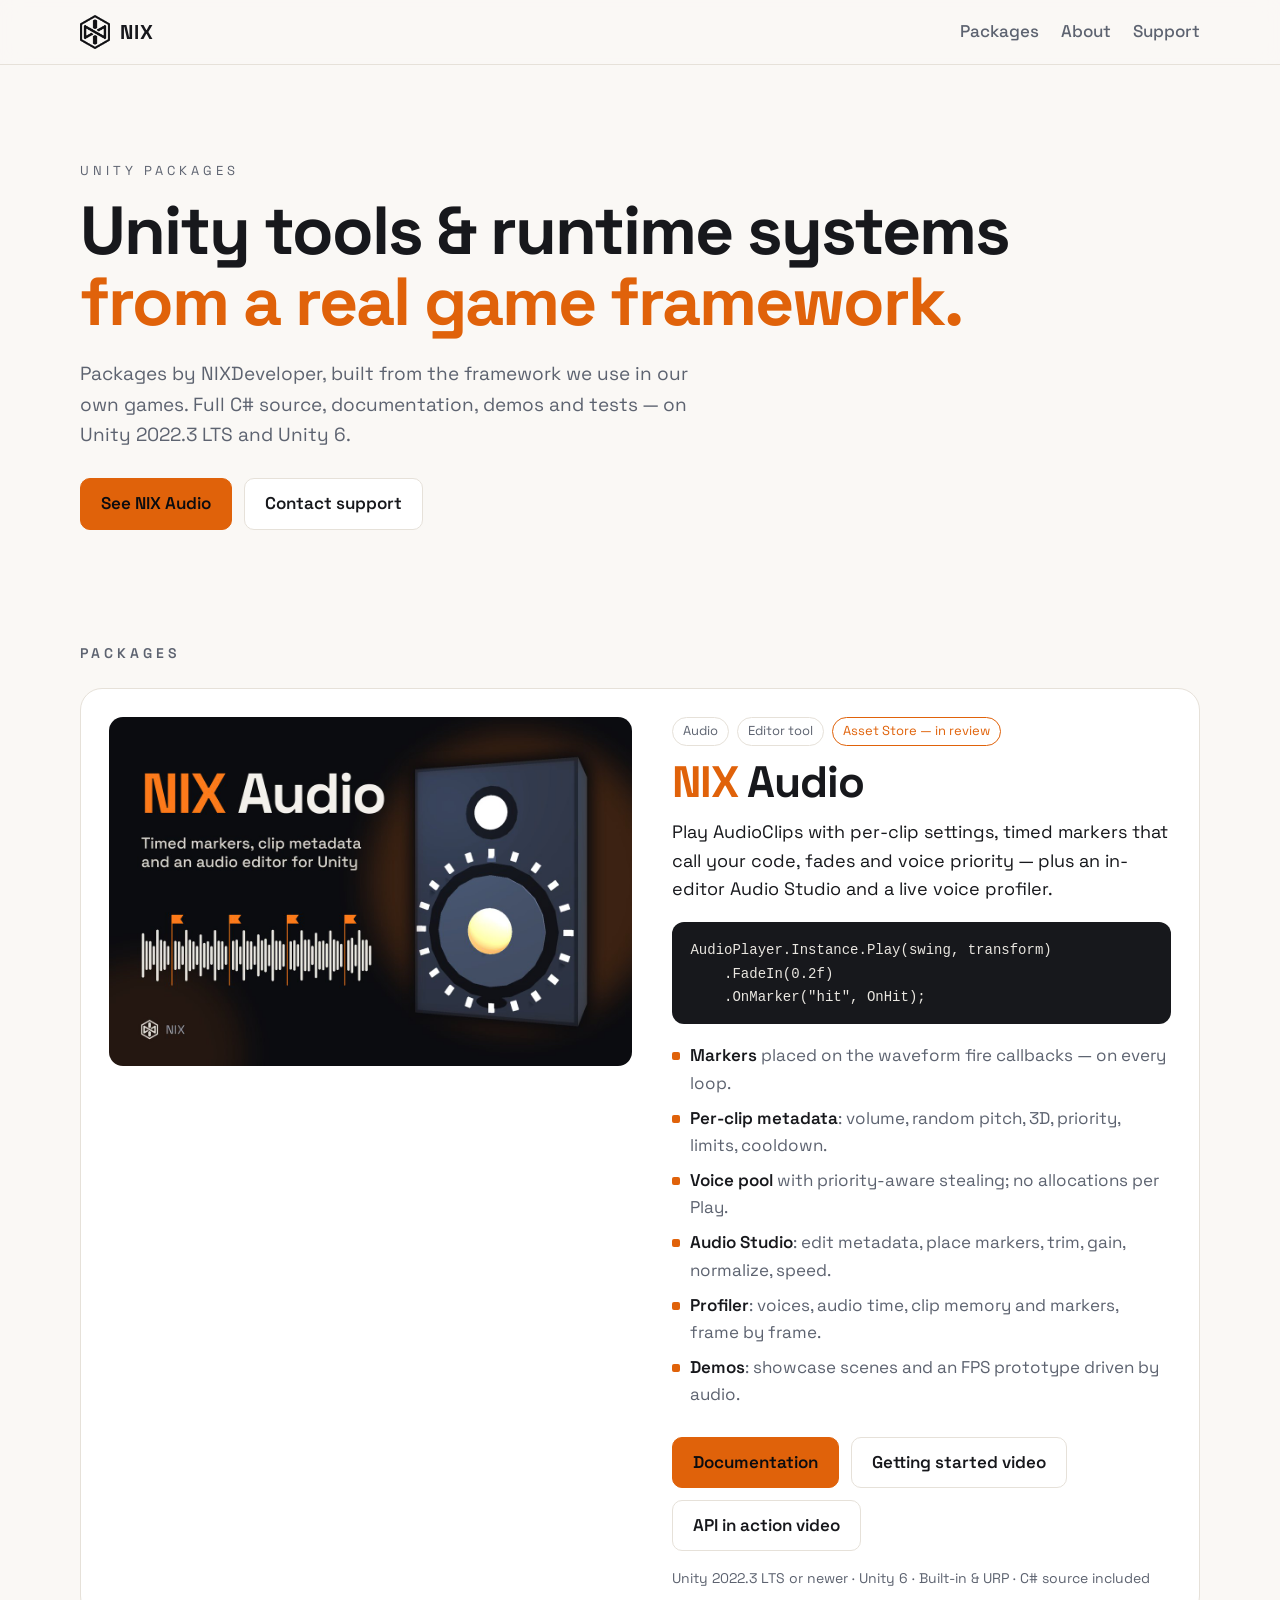
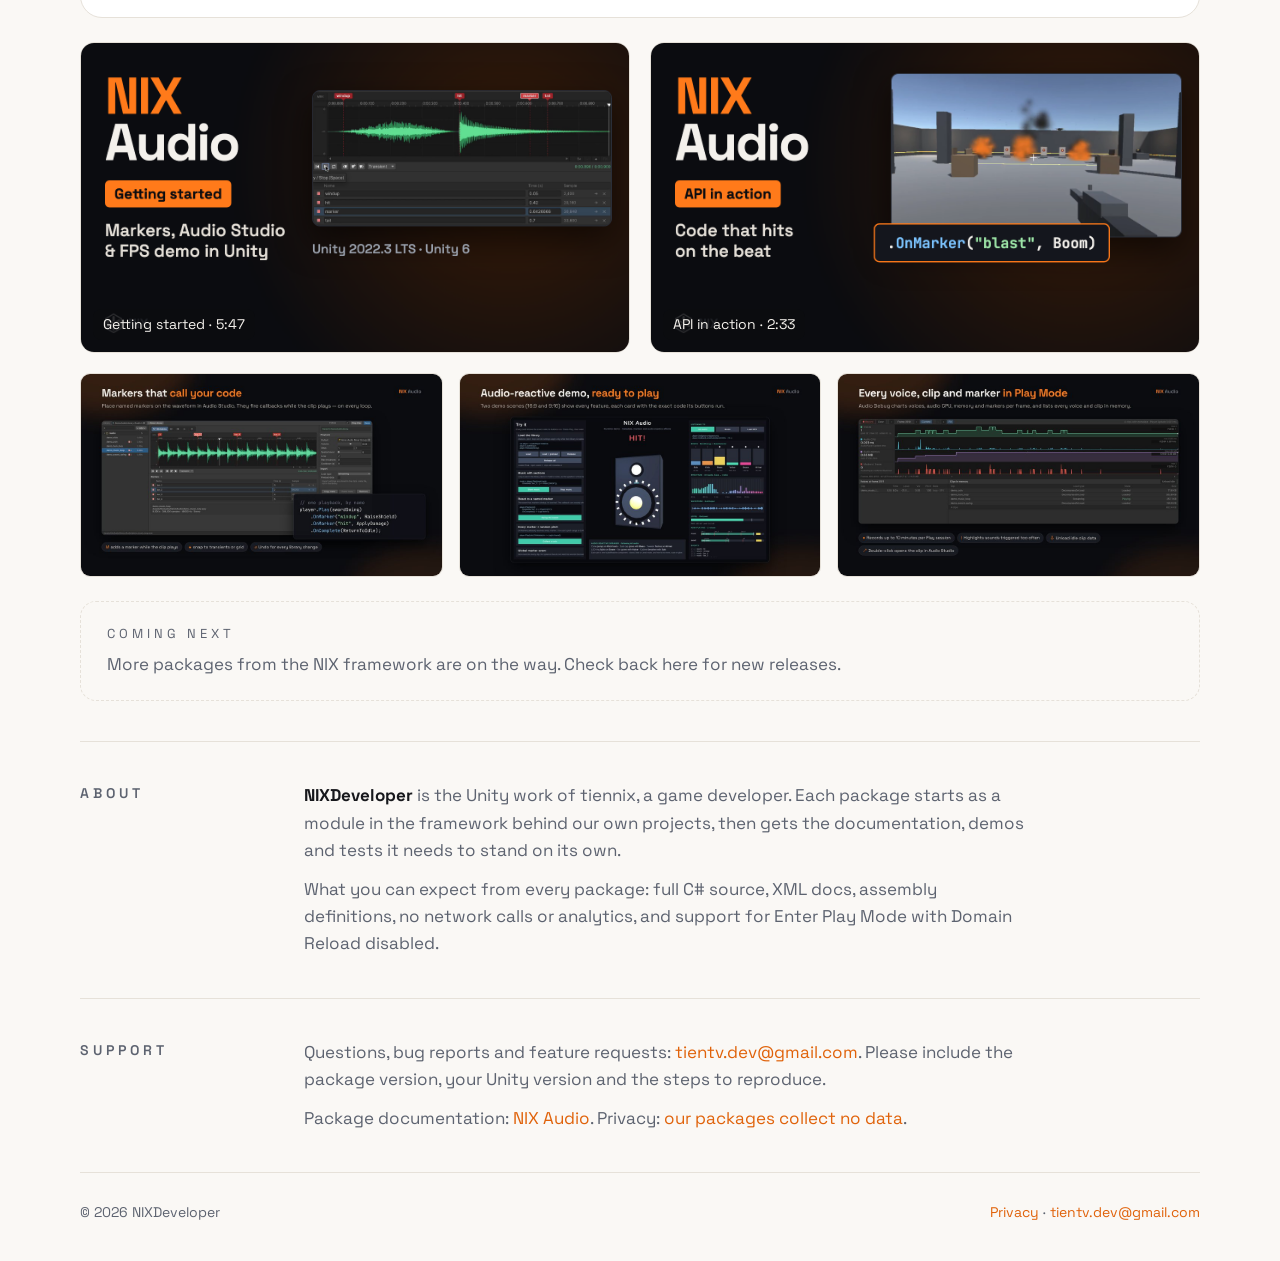
<file: index.html>
<!doctype html>
<html lang="en">
<head>
<meta charset="utf-8">
<meta name="viewport" content="width=device-width, initial-scale=1">
<title>NIXDeveloper — Unity Packages</title>
<meta name="description" content="Unity editor tools and runtime systems by NIXDeveloper, starting with NIX Audio.">
<meta property="og:title" content="NIXDeveloper — Unity Packages">
<meta property="og:description" content="Unity editor tools and runtime systems from a real game framework, by NIXDeveloper.">
<meta property="og:image" content="https://tiennix.github.io/nix-unity-packages/assets/nix-audio/social.jpg">
<meta property="og:type" content="website">
<link rel="icon" href="assets/favicon.png">
<link rel="apple-touch-icon" href="assets/apple-touch-icon.png">
<link rel="preconnect" href="https://fonts.googleapis.com">
<link href="https://fonts.googleapis.com/css2?family=JetBrains+Mono:wght@500&family=Space+Grotesk:wght@400;500;600;700&display=swap" rel="stylesheet">
<link rel="stylesheet" href="style.css">
</head>
<body>
<header class="top">
  <div class="wrap top-row">
    <a class="brand" href="./"><span class="logo" role="img" aria-label="NIX logo"></span><span>NIX</span></a>
    <nav>
      <a href="#packages">Packages</a>
      <a href="#about">About</a>
      <a href="#support">Support</a>
    </nav>
  </div>
</header>

<main>
  <section class="hero wrap">
    <p class="eyebrow">Unity packages</p>
    <h1>Unity tools &amp; runtime systems<br><span class="o">from a real game framework.</span></h1>
    <p class="lead">Packages by NIXDeveloper, built from the framework we use in our own games. Full C# source, documentation, demos and tests — on Unity 2022.3 LTS and Unity 6.</p>
    <div class="actions">
      <a class="btn primary" href="#nix-audio">See NIX Audio</a>
      <a class="btn" href="#support">Contact support</a>
    </div>
  </section>

  <section id="packages" class="wrap">
    <h2 class="section-title">Packages</h2>

    <article id="nix-audio" class="product">
      <a class="product-art" href="https://tiennix.github.io/nix-audio-page/"><img src="assets/nix-audio/cover.jpg" alt="NIX Audio cover: waveform with markers and a speaker" width="1200" height="800"></a>
      <div class="product-body">
        <div class="badges"><span class="badge">Audio</span><span class="badge">Editor tool</span><span class="badge soon">Asset Store — in review</span></div>
        <h3><span class="o">NIX</span> Audio</h3>
        <p class="summary">Play AudioClips with per-clip settings, timed markers that call your code, fades and voice priority — plus an in-editor Audio Studio and a live voice profiler.</p>
        <pre class="code"><code>AudioPlayer.Instance.Play(swing, transform)
    .FadeIn(0.2f)
    .OnMarker("hit", OnHit);</code></pre>
        <ul class="features">
          <li><b>Markers</b> placed on the waveform fire callbacks — on every loop.</li>
          <li><b>Per-clip metadata</b>: volume, random pitch, 3D, priority, limits, cooldown.</li>
          <li><b>Voice pool</b> with priority-aware stealing; no allocations per Play.</li>
          <li><b>Audio Studio</b>: edit metadata, place markers, trim, gain, normalize, speed.</li>
          <li><b>Profiler</b>: voices, audio time, clip memory and markers, frame by frame.</li>
          <li><b>Demos</b>: showcase scenes and an FPS prototype driven by audio.</li>
        </ul>
        <div class="actions">
          <a class="btn primary" href="https://tiennix.github.io/nix-audio-page/">Documentation</a>
          <a class="btn" href="https://youtu.be/6Ngv7Hbc3xc">Getting started video</a>
          <a class="btn" href="https://youtu.be/gGvO5AUvz2A">API in action video</a>
        </div>
        <p class="meta">Unity 2022.3 LTS or newer · Unity 6 · Built-in &amp; URP · C# source included</p>
      </div>
    </article>

    <div class="videos">
      <a class="video" href="https://youtu.be/6Ngv7Hbc3xc"><img src="assets/nix-audio/thumb_tutorial.png" alt="Video: NIX Audio — Getting started" width="1280" height="720" loading="lazy"><span>Getting started · 5:47</span></a>
      <a class="video" href="https://youtu.be/gGvO5AUvz2A"><img src="assets/nix-audio/thumb_api.png" alt="Video: NIX Audio — API in action" width="1280" height="720" loading="lazy"><span>API in action · 2:33</span></a>
    </div>

    <div class="shots">
      <img src="assets/nix-audio/01_markers.jpg" alt="Markers on the waveform in Audio Studio" width="960" height="540" loading="lazy">
      <img src="assets/nix-audio/02_demo.jpg" alt="NIX Audio demo scene" width="960" height="540" loading="lazy">
      <img src="assets/nix-audio/04_debug.jpg" alt="Profiler window with voices and markers" width="960" height="540" loading="lazy">
    </div>

    <article class="next">
      <p class="eyebrow">Coming next</p>
      <p>More packages from the NIX framework are on the way. Check back here for new releases.</p>
    </article>
  </section>

  <section id="about" class="wrap two-col">
    <h2 class="section-title">About</h2>
    <div>
      <p><b>NIXDeveloper</b> is the Unity work of tiennix, a game developer. Each package starts as a module in the framework behind our own projects, then gets the documentation, demos and tests it needs to stand on its own.</p>
      <p>What you can expect from every package: full C# source, XML docs, assembly definitions, no network calls or analytics, and support for Enter Play Mode with Domain Reload disabled.</p>
    </div>
  </section>

  <section id="support" class="wrap two-col">
    <h2 class="section-title">Support</h2>
    <div>
      <p>Questions, bug reports and feature requests: <a href="mailto:tientv.dev@gmail.com">tientv.dev@gmail.com</a>. Please include the package version, your Unity version and the steps to reproduce.</p>
      <p>Package documentation: <a href="https://tiennix.github.io/nix-audio-page/">NIX Audio</a>. Privacy: <a href="privacy.html">our packages collect no data</a>.</p>
    </div>
  </section>
</main>

<footer class="wrap foot">
  <span>© 2026 NIXDeveloper</span>
  <span><a href="privacy.html">Privacy</a> · <a href="mailto:tientv.dev@gmail.com">tientv.dev@gmail.com</a></span>
</footer>
</body>
</html>
</file>
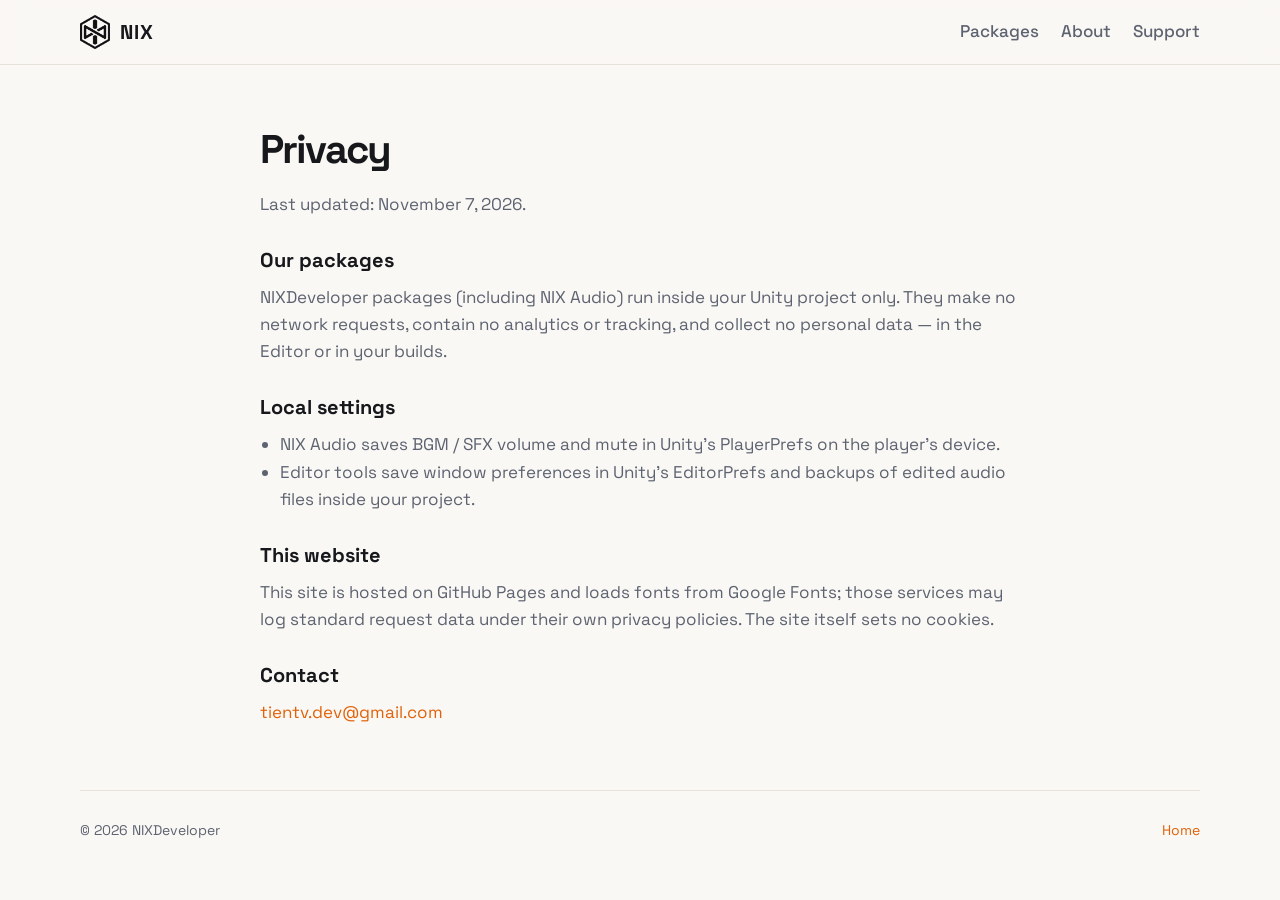
<file: privacy.html>
<!doctype html>
<html lang="en">
<head>
<meta charset="utf-8">
<meta name="viewport" content="width=device-width, initial-scale=1">
<title>Privacy — NIXDeveloper</title>
<link rel="icon" href="assets/favicon.png">
<link href="https://fonts.googleapis.com/css2?family=JetBrains+Mono:wght@500&family=Space+Grotesk:wght@400;500;600;700&display=swap" rel="stylesheet">
<link rel="stylesheet" href="style.css">
</head>
<body>
<header class="top">
  <div class="wrap top-row">
    <a class="brand" href="./"><span class="logo" role="img" aria-label="NIX logo"></span><span>NIX</span></a>
    <nav><a href="./#packages">Packages</a><a href="./#about">About</a><a href="./#support">Support</a></nav>
  </div>
</header>
<main class="wrap page">
  <h1>Privacy</h1>
  <p>Last updated: November 7, 2026.</p>
  <h2>Our packages</h2>
  <p>NIXDeveloper packages (including NIX Audio) run inside your Unity project only. They make no network requests, contain no analytics or tracking, and collect no personal data — in the Editor or in your builds.</p>
  <h2>Local settings</h2>
  <ul>
    <li>NIX Audio saves BGM / SFX volume and mute in Unity's PlayerPrefs on the player's device.</li>
    <li>Editor tools save window preferences in Unity's EditorPrefs and backups of edited audio files inside your project.</li>
  </ul>
  <h2>This website</h2>
  <p>This site is hosted on GitHub Pages and loads fonts from Google Fonts; those services may log standard request data under their own privacy policies. The site itself sets no cookies.</p>
  <h2>Contact</h2>
  <p><a href="mailto:tientv.dev@gmail.com">tientv.dev@gmail.com</a></p>
</main>
<footer class="wrap foot">
  <span>© 2026 NIXDeveloper</span>
  <span><a href="./">Home</a></span>
</footer>
</body>
</html>
</file>
<file: style.css>
:root {
  --bg: #0b0c10;
  --panel: #14161d;
  --line: #262a35;
  --text: #f4f1ec;
  --muted: #a3a9b4;
  --orange: #ff7a1a;
  --code: #10121a;
  --logo: url("assets/logo_white.png");
}
@media (prefers-color-scheme: light) {
  :root {
    --bg: #faf8f5;
    --panel: #ffffff;
    --line: #e6e1d9;
    --text: #17181c;
    --muted: #5d6370;
    --orange: #e0620a;
    --code: #17181c;
    --logo: url("assets/logo_dark.png");
  }
}

* { box-sizing: border-box; margin: 0; padding: 0; }
html { scroll-behavior: smooth; }
body {
  background: var(--bg);
  color: var(--text);
  font: 17px/1.6 "Space Grotesk", system-ui, sans-serif;
  -webkit-font-smoothing: antialiased;
}
a { color: var(--orange); text-decoration: none; }
a:hover { text-decoration: underline; }
img { max-width: 100%; height: auto; display: block; }
.o { color: var(--orange); }
.wrap { width: min(1120px, 100% - 32px); margin-inline: auto; }

.top { position: sticky; top: 0; z-index: 5; background: color-mix(in srgb, var(--bg) 88%, transparent); backdrop-filter: blur(10px); border-bottom: 1px solid var(--line); }
.top-row { display: flex; align-items: center; justify-content: space-between; height: 64px; }
.brand { display: flex; align-items: center; gap: 10px; color: var(--text); font-weight: 700; font-size: 20px; letter-spacing: 1px; }
.brand:hover { text-decoration: none; }
.logo { width: 30px; height: 34px; background: var(--logo) center / contain no-repeat; }
nav { display: flex; gap: 22px; }
nav a { color: var(--muted); font-weight: 500; }
nav a:hover { color: var(--text); text-decoration: none; }

.hero { padding: 96px 0 72px; }
.eyebrow { color: var(--muted); text-transform: uppercase; letter-spacing: 4px; font-size: 13px; margin-bottom: 14px; }
h1 { font-size: clamp(36px, 6vw, 68px); line-height: 1.04; letter-spacing: -2px; }
.lead { max-width: 640px; margin-top: 22px; color: var(--muted); font-size: 19px; }
.actions { display: flex; flex-wrap: wrap; gap: 12px; margin-top: 28px; }
.btn { display: inline-block; padding: 11px 20px; border-radius: 10px; border: 1px solid var(--line); color: var(--text); font-weight: 600; background: var(--panel); }
.btn:hover { border-color: var(--orange); text-decoration: none; }
.btn.primary { background: var(--orange); border-color: var(--orange); color: #0b0c10; }

.section-title { font-size: 14px; text-transform: uppercase; letter-spacing: 4px; color: var(--muted); font-weight: 600; margin-bottom: 24px; }
section { padding: 40px 0; }

.product { display: grid; grid-template-columns: 1.05fr 1fr; gap: 40px; align-items: start; background: var(--panel); border: 1px solid var(--line); border-radius: 22px; padding: 28px; }
.product-art img { border-radius: 14px; }
.badges { display: flex; flex-wrap: wrap; gap: 8px; margin-bottom: 14px; }
.badge { font-size: 13px; padding: 3px 10px; border-radius: 999px; border: 1px solid var(--line); color: var(--muted); }
.badge.soon { border-color: var(--orange); color: var(--orange); }
.product h3 { font-size: 44px; letter-spacing: -1px; line-height: 1; }
.summary { margin-top: 14px; font-size: 18px; }
.code { margin-top: 18px; padding: 16px 18px; background: var(--code); color: #e9e6e0; border-radius: 12px; font: 14px/1.6 "JetBrains Mono", ui-monospace, monospace; overflow-x: auto; }
.features { list-style: none; margin-top: 18px; display: grid; gap: 8px; }
.features li { padding-left: 18px; position: relative; color: var(--muted); }
.features li::before { content: ""; position: absolute; left: 0; top: 10px; width: 8px; height: 8px; border-radius: 2px; background: var(--orange); }
.features b { color: var(--text); font-weight: 600; }
.meta { margin-top: 16px; font-size: 14px; color: var(--muted); }

.videos { display: grid; grid-template-columns: 1fr 1fr; gap: 20px; margin-top: 24px; }
.video { position: relative; border-radius: 14px; overflow: hidden; border: 1px solid var(--line); }
.video span { position: absolute; left: 12px; bottom: 12px; background: rgba(11, 12, 16, .85); color: #f4f1ec; padding: 4px 10px; border-radius: 8px; font-size: 14px; }
.video:hover { border-color: var(--orange); }
.shots { display: grid; grid-template-columns: repeat(3, 1fr); gap: 16px; margin-top: 20px; }
.shots img { border-radius: 10px; border: 1px solid var(--line); }

.next { margin-top: 24px; padding: 22px 26px; border: 1px dashed var(--line); border-radius: 16px; color: var(--muted); }
.next .eyebrow { margin-bottom: 6px; }

.two-col { display: grid; grid-template-columns: 200px 1fr; gap: 24px; border-top: 1px solid var(--line); }
.two-col p + p { margin-top: 12px; }
.two-col p { color: var(--muted); max-width: 720px; }
.two-col b { color: var(--text); }

.foot { display: flex; justify-content: space-between; flex-wrap: wrap; gap: 8px; padding: 28px 0 40px; border-top: 1px solid var(--line); color: var(--muted); font-size: 14px; }

.page { padding: 64px 0; max-width: 760px; }
.page h1 { font-size: 40px; margin-bottom: 20px; }
.page h2 { font-size: 20px; margin: 26px 0 8px; }
.page p, .page li { color: var(--muted); }
.page ul { padding-left: 20px; }

@media (max-width: 860px) {
  .product { grid-template-columns: 1fr; padding: 18px; gap: 22px; }
  .videos, .shots { grid-template-columns: 1fr; }
  .two-col { grid-template-columns: 1fr; gap: 6px; }
  nav { gap: 14px; }
  .hero { padding: 64px 0 48px; }
}

/* Grid children may shrink below their content width (long code lines scroll instead of widening the page). */
.product > *, .two-col > *, .videos > *, .shots > * { min-width: 0; }
h1, .summary, .lead { overflow-wrap: anywhere; }
</file>
